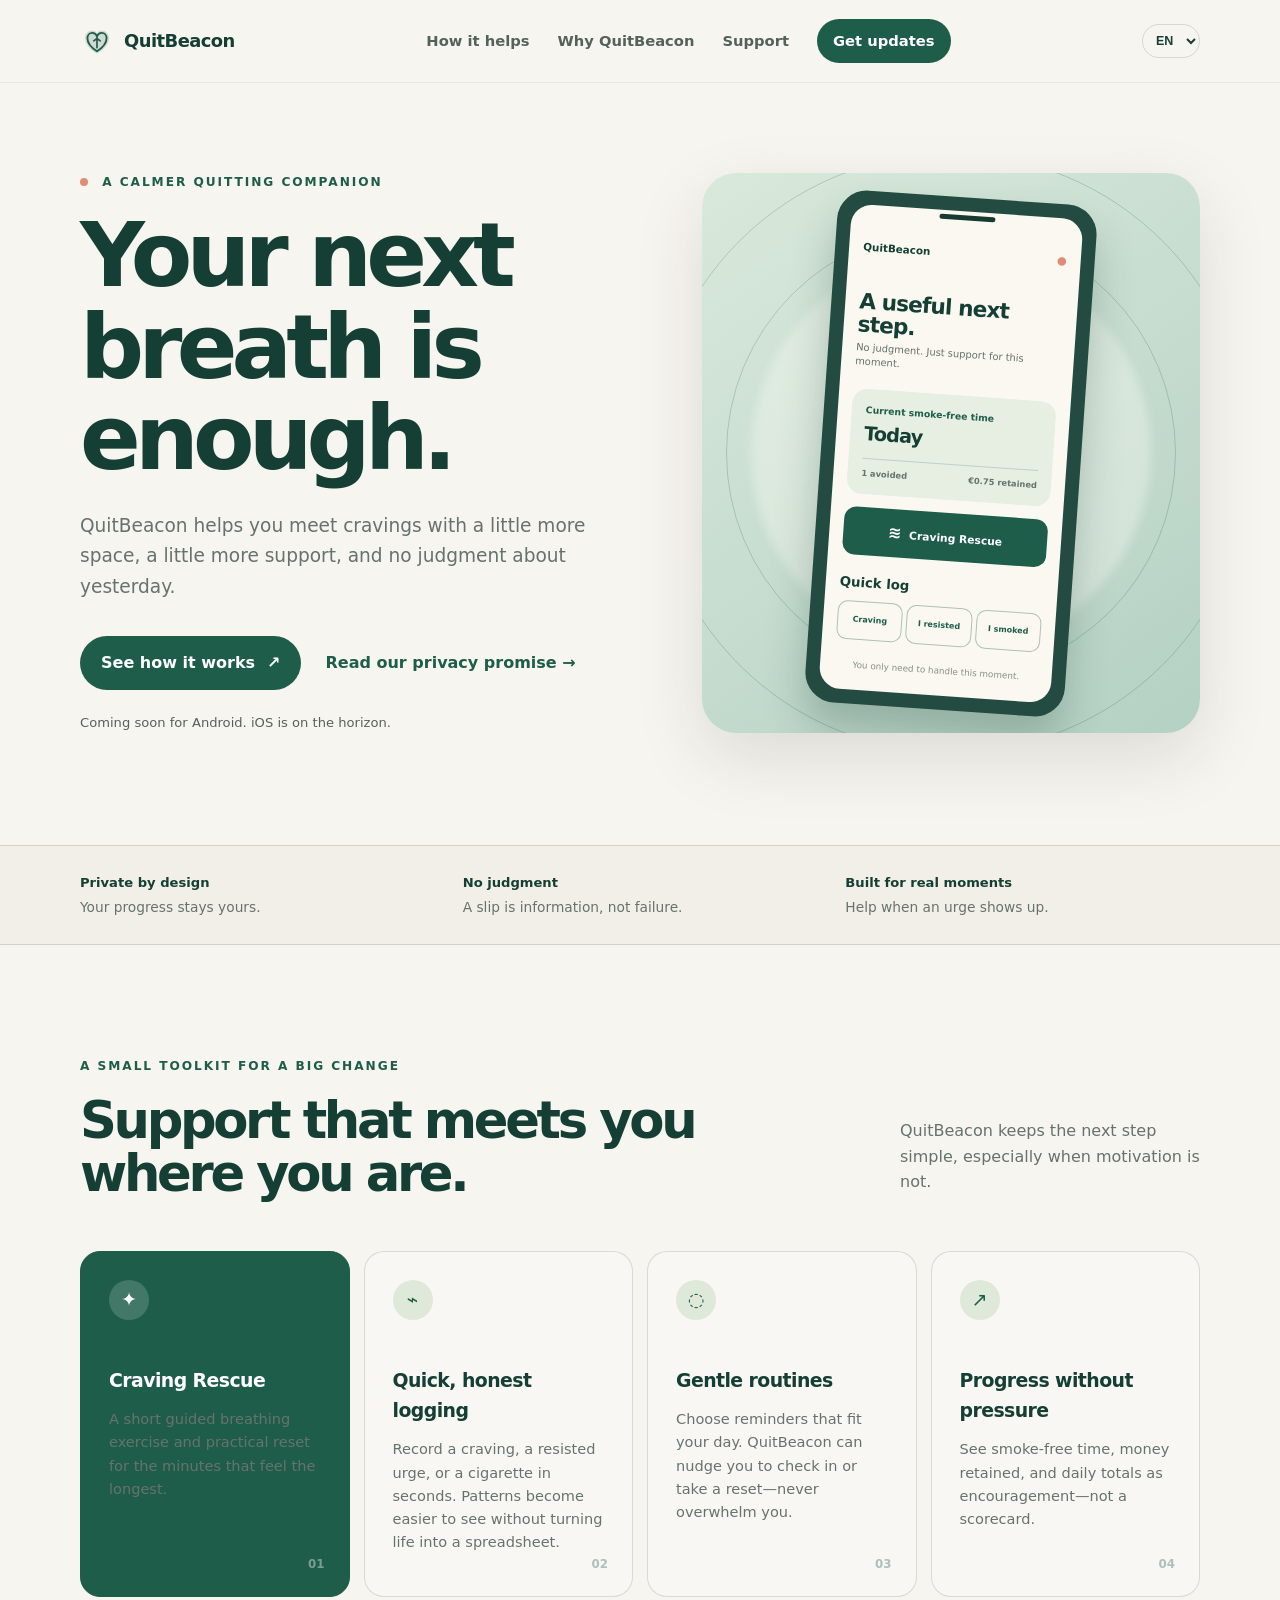
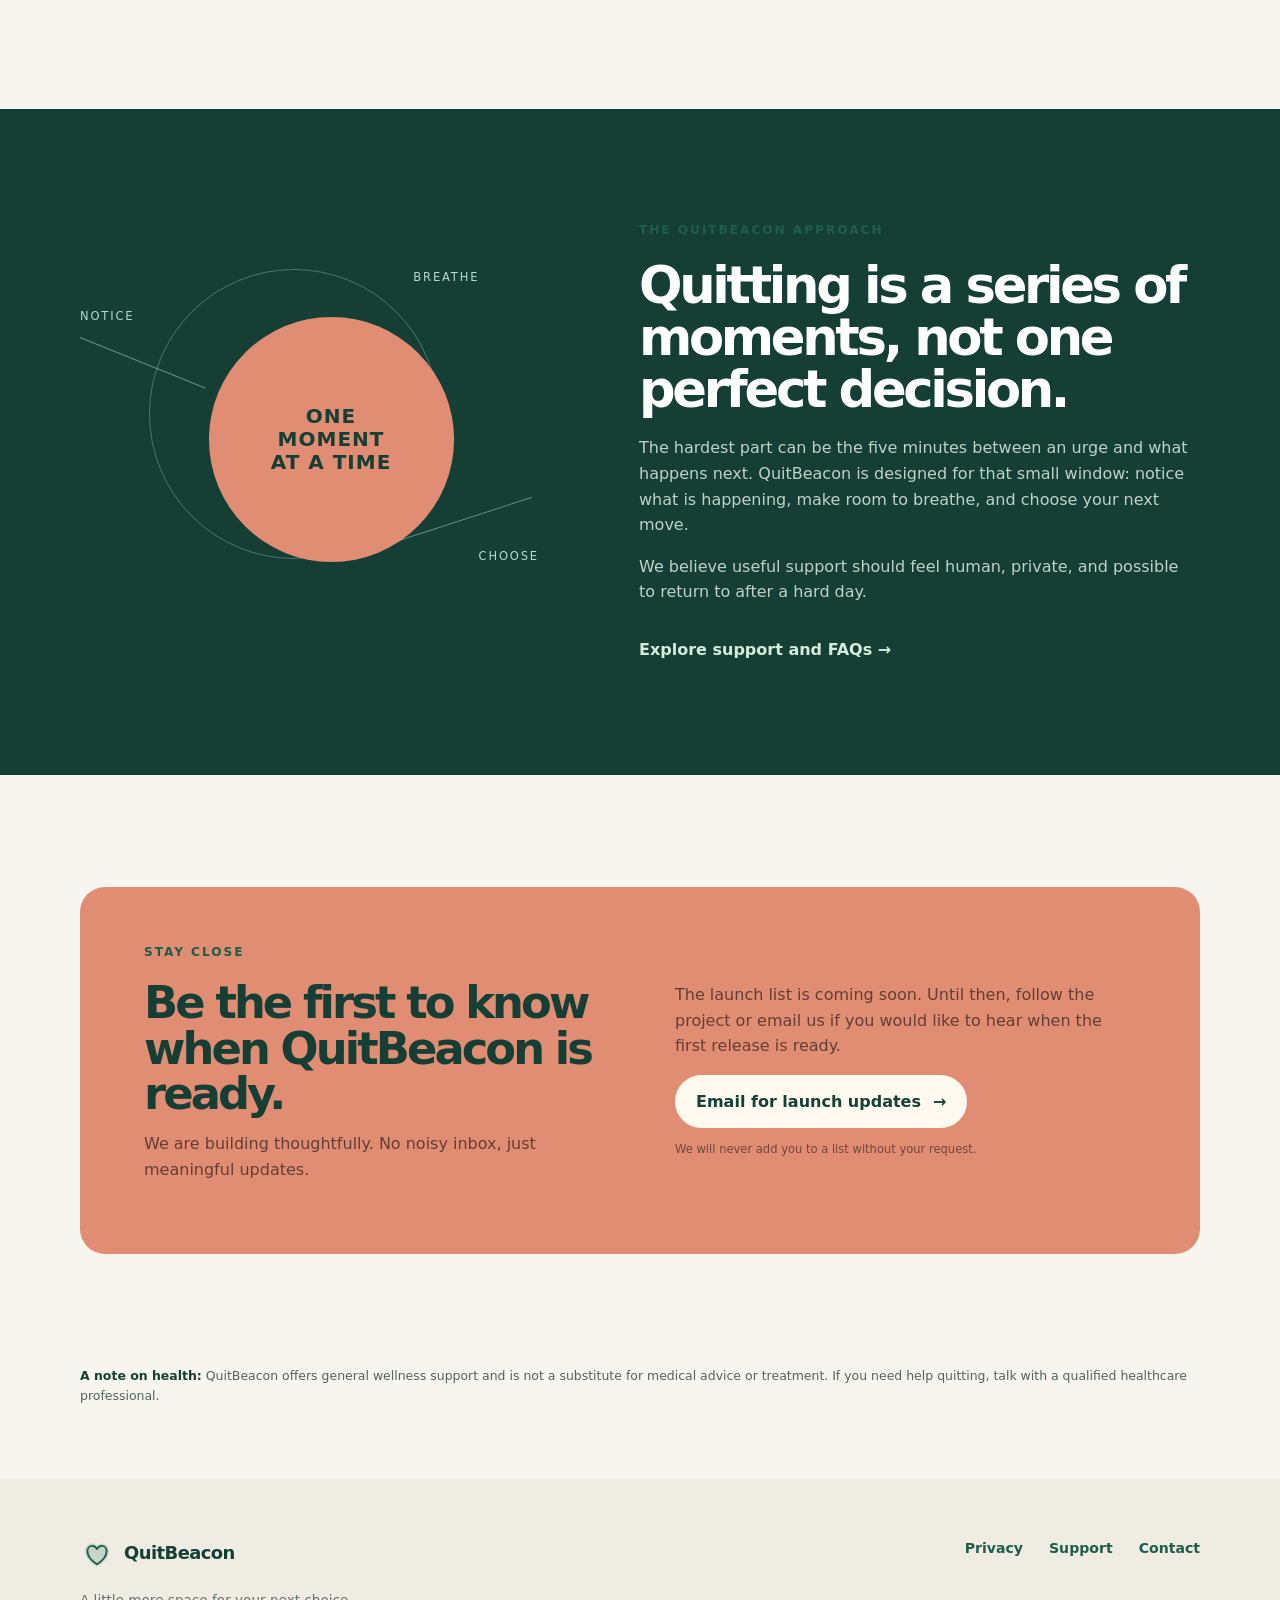
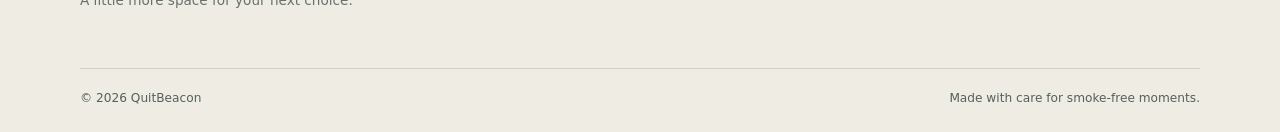
<file: index.html>
<!doctype html>
<html lang="en">
  <head>
    <meta charset="utf-8" />
    <meta name="viewport" content="width=device-width, initial-scale=1" />
    <meta name="theme-color" content="#f7f5ef" />
    <meta
      name="description"
      content="QuitBeacon is a calm, practical companion for quitting smoking one next breath at a time."
    />
    <title>QuitBeacon — Your next breath is enough</title>
    <link rel="icon" href="/favicon.svg" type="image/svg+xml" />
    <link rel="stylesheet" href="/styles.css" />
    <script src="/script.js" defer></script>
  </head>
  <body>
    <a class="skip-link" href="#main-content">Skip to content</a>

    <header class="site-header">
      <div class="container header-inner">
        <a class="brand" href="/" aria-label="QuitBeacon home">
          <span class="brand-mark" aria-hidden="true">
            <svg viewBox="0 0 48 48" role="img">
              <path d="M24 42C13.3 35.3 7 28.1 7 19.7 7 13.6 11.8 9 17.3 9c3.4 0 5.4 1.6 6.7 4.1C25.3 10.6 27.3 9 30.7 9 36.2 9 41 13.6 41 19.7 41 28.1 34.7 35.3 24 42Z" fill="currentColor" opacity=".18" />
              <path d="M24 38.5C15 32.7 10.5 26.9 10.5 20.1c0-4.4 3.1-7.6 6.9-7.6 3 0 5.2 1.6 6.6 4.6 1.4-3 3.6-4.6 6.6-4.6 3.8 0 6.9 3.2 6.9 7.6 0 6.8-4.5 12.6-13.5 18.4Z" fill="none" stroke="currentColor" stroke-width="2.6" stroke-linecap="round" stroke-linejoin="round" />
              <path d="M24 17.2v16.1M19.5 23.8l4.5-3.4 4.5 3.4" fill="none" stroke="currentColor" stroke-width="2.4" stroke-linecap="round" stroke-linejoin="round" />
            </svg>
          </span>
          <span>QuitBeacon</span>
        </a>

        <button class="menu-toggle" type="button" aria-expanded="false" aria-controls="site-nav">
          <span class="sr-only">Open navigation</span>
          <span aria-hidden="true">☰</span>
        </button>

        <nav id="site-nav" class="site-nav" aria-label="Main navigation">
          <a href="#how-it-helps">How it helps</a>
          <a href="#why-quitbeacon">Why QuitBeacon</a>
          <a href="/support.html">Support</a>
          <a class="nav-button" href="#stay-close">Get updates</a>
        </nav>
        <label class="language-picker">
          <span class="sr-only">Language</span>
          <select id="language-select" aria-label="Language">
            <option value="en">EN</option>
            <option value="es">ES</option>
            <option value="de">DE</option>
          </select>
        </label>
      </div>
    </header>

    <main id="main-content">
      <section class="hero section container">
        <div class="hero-copy">
          <p class="eyebrow"><span class="eyebrow-dot"></span> A calmer quitting companion</p>
          <h1>Your next breath is enough.</h1>
          <p class="hero-lede">
            QuitBeacon helps you meet cravings with a little more space, a little more support,
            and no judgment about yesterday.
          </p>
          <div class="hero-actions">
            <a class="button button-primary" href="#how-it-helps">See how it works <span aria-hidden="true">↗</span></a>
            <a class="text-link" href="/privacy.html">Read our privacy promise <span aria-hidden="true">→</span></a>
          </div>
          <p class="quiet-note">Coming soon for Android. iOS is on the horizon.</p>
        </div>

        <div class="hero-card" aria-label="A preview of the QuitBeacon experience">
          <div class="card-glow"></div>
          <div class="phone-shell">
            <div class="phone-speaker"></div>
            <div class="phone-screen">
              <div class="phone-topline"><span>QuitBeacon</span><span class="tiny-status">●</span></div>
              <p class="phone-greeting">A useful next step.</p>
              <p class="phone-subtitle">No judgment. Just support for this moment.</p>
              <div class="phone-stat">
                <span>Current smoke-free time</span>
                <strong>Today</strong>
                <div class="stat-rule"></div>
                <div class="phone-stat-row"><span>1 avoided</span><span>€0.75 retained</span></div>
              </div>
              <div class="phone-rescue"><span aria-hidden="true">≋</span> Craving Rescue</div>
              <p class="phone-section-title">Quick log</p>
              <div class="phone-actions"><span>Craving</span><span>I resisted</span><span>I smoked</span></div>
              <p class="phone-footer-note">You only need to handle this moment.</p>
            </div>
          </div>
          <div class="hero-orbit orbit-one"></div>
          <div class="hero-orbit orbit-two"></div>
        </div>
      </section>

      <section class="trust-bar" aria-label="QuitBeacon principles">
        <div class="container trust-items">
          <span><strong>Private by design</strong> Your progress stays yours.</span>
          <span><strong>No judgment</strong> A slip is information, not failure.</span>
          <span><strong>Built for real moments</strong> Help when an urge shows up.</span>
        </div>
      </section>

      <section id="how-it-helps" class="section container">
        <div class="section-heading split-heading">
          <div>
            <p class="eyebrow">A small toolkit for a big change</p>
            <h2>Support that meets you where you are.</h2>
          </div>
          <p>QuitBeacon keeps the next step simple, especially when motivation is not.</p>
        </div>

        <div class="feature-grid">
          <article class="feature-card feature-card-dark">
            <div class="feature-icon">✦</div>
            <h3>Craving Rescue</h3>
            <p>A short guided breathing exercise and practical reset for the minutes that feel the longest.</p>
            <span class="feature-number">01</span>
          </article>
          <article class="feature-card">
            <div class="feature-icon">⌁</div>
            <h3>Quick, honest logging</h3>
            <p>Record a craving, a resisted urge, or a cigarette in seconds. Patterns become easier to see without turning life into a spreadsheet.</p>
            <span class="feature-number">02</span>
          </article>
          <article class="feature-card">
            <div class="feature-icon">◌</div>
            <h3>Gentle routines</h3>
            <p>Choose reminders that fit your day. QuitBeacon can nudge you to check in or take a reset—never overwhelm you.</p>
            <span class="feature-number">03</span>
          </article>
          <article class="feature-card">
            <div class="feature-icon">↗</div>
            <h3>Progress without pressure</h3>
            <p>See smoke-free time, money retained, and daily totals as encouragement—not a scorecard.</p>
            <span class="feature-number">04</span>
          </article>
        </div>
      </section>

      <section id="why-quitbeacon" class="story-section section">
        <div class="container story-grid">
          <div class="story-visual" aria-hidden="true">
            <div class="story-circle circle-back"></div>
            <div class="story-circle circle-front"><span>one<br />moment<br />at a time</span></div>
            <div class="story-line line-a"></div>
            <div class="story-line line-b"></div>
            <span class="story-label label-a">notice</span>
            <span class="story-label label-b">breathe</span>
            <span class="story-label label-c">choose</span>
          </div>
          <div class="story-copy">
            <p class="eyebrow">The QuitBeacon approach</p>
            <h2>Quitting is a series of moments, not one perfect decision.</h2>
            <p>
              The hardest part can be the five minutes between an urge and what happens next. QuitBeacon
              is designed for that small window: notice what is happening, make room to breathe, and choose
              your next move.
            </p>
            <p>
              We believe useful support should feel human, private, and possible to return to after a hard day.
            </p>
            <a class="text-link" href="/support.html">Explore support and FAQs <span aria-hidden="true">→</span></a>
          </div>
        </div>
      </section>

      <section id="stay-close" class="signup-section section container">
        <div class="signup-card">
          <div>
            <p class="eyebrow">Stay close</p>
            <h2>Be the first to know when QuitBeacon is ready.</h2>
            <p>We are building thoughtfully. No noisy inbox, just meaningful updates.</p>
          </div>
          <div class="signup-form">
            <p class="signup-status">The launch list is coming soon. Until then, follow the project or email us if you would like to hear when the first release is ready.</p>
            <a class="button button-light" href="mailto:support@quitbeacon.app?subject=QuitBeacon%20launch%20updates">Email for launch updates <span aria-hidden="true">→</span></a>
            <small>We will never add you to a list without your request.</small>
          </div>
        </div>
      </section>

      <section class="safety-note container">
        <p><strong>A note on health:</strong> QuitBeacon offers general wellness support and is not a substitute for medical advice or treatment. If you need help quitting, talk with a qualified healthcare professional.</p>
      </section>
    </main>

    <footer class="site-footer">
      <div class="container footer-grid">
        <div>
          <a class="brand brand-footer" href="/">
            <span class="brand-mark" aria-hidden="true"><svg viewBox="0 0 48 48"><path d="M24 42C13.3 35.3 7 28.1 7 19.7 7 13.6 11.8 9 17.3 9c3.4 0 5.4 1.6 6.7 4.1C25.3 10.6 27.3 9 30.7 9 36.2 9 41 13.6 41 19.7 41 28.1 34.7 35.3 24 42Z" fill="currentColor" opacity=".18" /><path d="M24 38.5C15 32.7 10.5 26.9 10.5 20.1c0-4.4 3.1-7.6 6.9-7.6 3 0 5.2 1.6 6.6 4.6 1.4-3 3.6-4.6 6.6-4.6 3.8 0 6.9 3.2 6.9 7.6 0 6.8-4.5 12.6-13.5 18.4Z" fill="none" stroke="currentColor" stroke-width="2.6" stroke-linecap="round" stroke-linejoin="round" /></svg></span>
            <span>QuitBeacon</span>
          </a>
          <p class="footer-tagline">A little more space for your next choice.</p>
        </div>
        <div class="footer-links">
          <a href="/privacy.html">Privacy</a>
          <a href="/support.html">Support</a>
          <a href="mailto:support@quitbeacon.app">Contact</a>
        </div>
      </div>
      <div class="container footer-bottom"><span>© <span id="current-year">2026</span> QuitBeacon</span><span>Made with care for smoke-free moments.</span></div>
    </footer>
  </body>
</html>
</file>
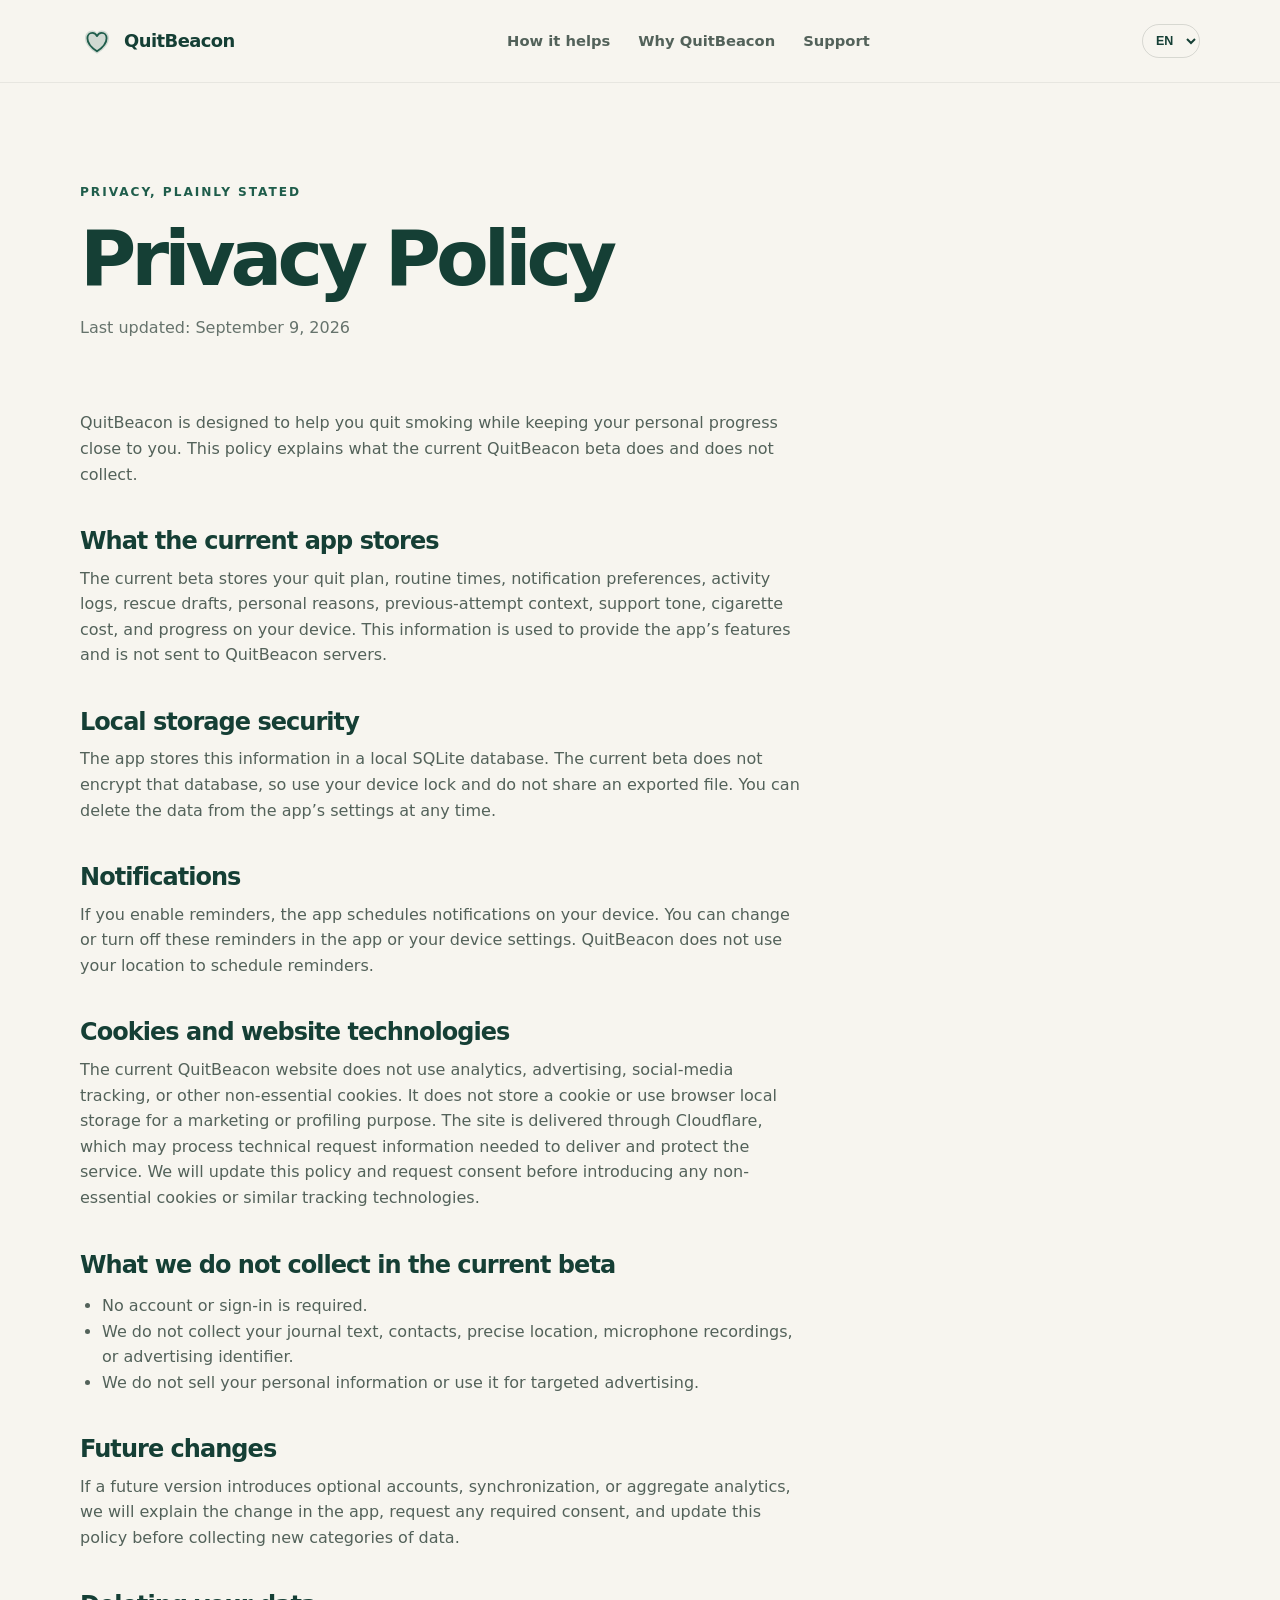
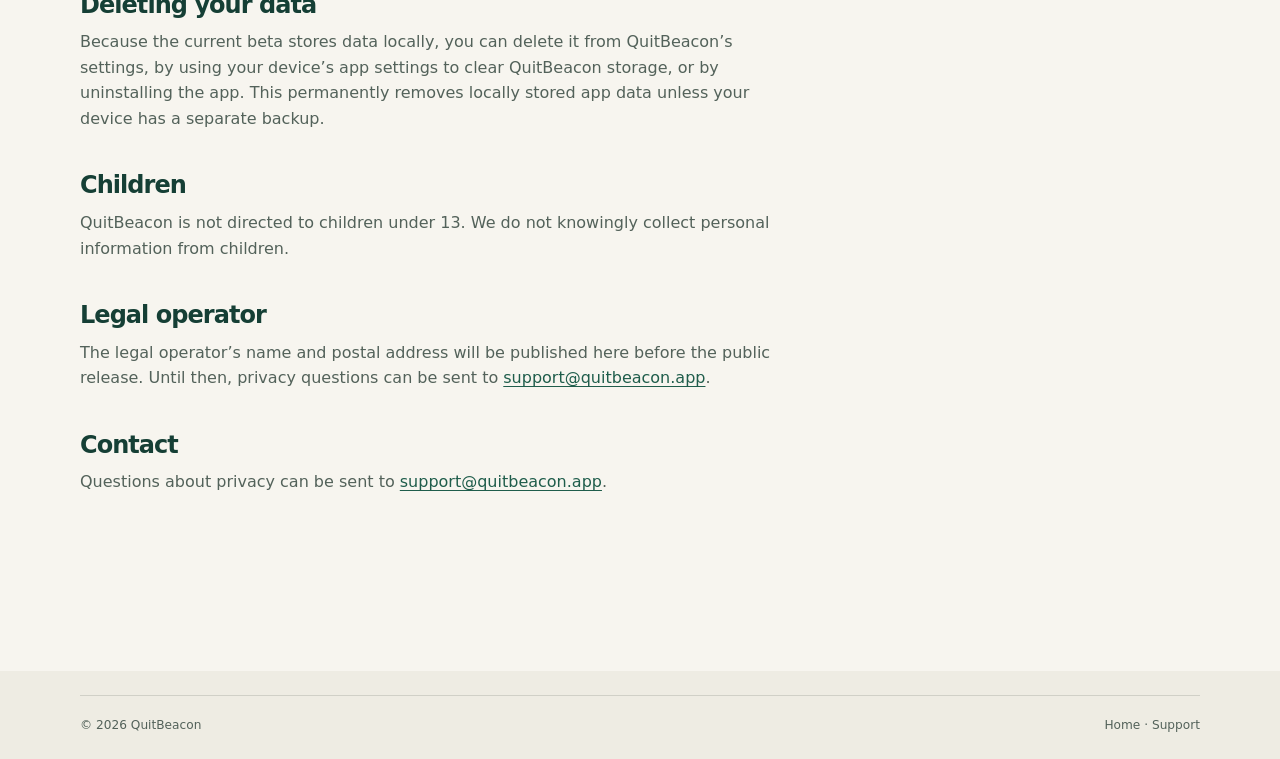
<file: privacy.html>
<!doctype html>
<html lang="en">
  <head>
    <meta charset="utf-8" />
    <meta name="viewport" content="width=device-width, initial-scale=1" />
    <meta name="theme-color" content="#f7f5ef" />
    <meta name="description" content="QuitBeacon privacy policy." />
    <title>Privacy Policy — QuitBeacon</title>
    <link rel="icon" href="/favicon.svg" type="image/svg+xml" />
    <link rel="stylesheet" href="/styles.css" />
    <script src="/script.js" defer></script>
  </head>
  <body>
    <a class="skip-link" href="#main-content">Skip to content</a>
    <header class="site-header"><div class="container header-inner"><a class="brand" href="/"><span class="brand-mark" aria-hidden="true"><svg viewBox="0 0 48 48"><path d="M24 42C13.3 35.3 7 28.1 7 19.7 7 13.6 11.8 9 17.3 9c3.4 0 5.4 1.6 6.7 4.1C25.3 10.6 27.3 9 30.7 9 36.2 9 41 13.6 41 19.7 41 28.1 34.7 35.3 24 42Z" fill="currentColor" opacity=".18" /><path d="M24 38.5C15 32.7 10.5 26.9 10.5 20.1c0-4.4 3.1-7.6 6.9-7.6 3 0 5.2 1.6 6.6 4.6 1.4-3 3.6-4.6 6.6-4.6 3.8 0 6.9 3.2 6.9 7.6 0 6.8-4.5 12.6-13.5 18.4Z" fill="none" stroke="currentColor" stroke-width="2.6" stroke-linecap="round" stroke-linejoin="round" /></svg></span><span>QuitBeacon</span></a><button class="menu-toggle" type="button" aria-expanded="false" aria-controls="site-nav"><span class="sr-only">Open navigation</span><span aria-hidden="true">☰</span></button><nav id="site-nav" class="site-nav" aria-label="Main navigation"><a href="/#how-it-helps">How it helps</a><a href="/#why-quitbeacon">Why QuitBeacon</a><a href="/support.html">Support</a></nav><label class="language-picker"><span class="sr-only">Language</span><select id="language-select" aria-label="Language"><option value="en">EN</option><option value="es">ES</option><option value="de">DE</option></select></label></div></header>
    <main id="main-content" class="legal-page container">
      <p class="eyebrow">Privacy, plainly stated</p>
      <h1>Privacy Policy</h1>
      <p class="legal-intro">Last updated: September 9, 2026</p>
      <div class="legal-content">
        <p>QuitBeacon is designed to help you quit smoking while keeping your personal progress close to you. This policy explains what the current QuitBeacon beta does and does not collect.</p>
        <h2>What the current app stores</h2>
        <p>The current beta stores your quit plan, routine times, notification preferences, activity logs, rescue drafts, personal reasons, previous-attempt context, support tone, cigarette cost, and progress on your device. This information is used to provide the app’s features and is not sent to QuitBeacon servers.</p>
        <h2>Local storage security</h2>
        <p>The app stores this information in a local SQLite database. The current beta does not encrypt that database, so use your device lock and do not share an exported file. You can delete the data from the app’s settings at any time.</p>
        <h2>Notifications</h2>
        <p>If you enable reminders, the app schedules notifications on your device. You can change or turn off these reminders in the app or your device settings. QuitBeacon does not use your location to schedule reminders.</p>
        <h2>Cookies and website technologies</h2>
        <p>The current QuitBeacon website does not use analytics, advertising, social-media tracking, or other non-essential cookies. It does not store a cookie or use browser local storage for a marketing or profiling purpose. The site is delivered through Cloudflare, which may process technical request information needed to deliver and protect the service. We will update this policy and request consent before introducing any non-essential cookies or similar tracking technologies.</p>
        <h2>What we do not collect in the current beta</h2>
        <ul><li>No account or sign-in is required.</li><li>We do not collect your journal text, contacts, precise location, microphone recordings, or advertising identifier.</li><li>We do not sell your personal information or use it for targeted advertising.</li></ul>
        <h2>Future changes</h2>
        <p>If a future version introduces optional accounts, synchronization, or aggregate analytics, we will explain the change in the app, request any required consent, and update this policy before collecting new categories of data.</p>
        <h2>Deleting your data</h2>
        <p>Because the current beta stores data locally, you can delete it from QuitBeacon’s settings, by using your device’s app settings to clear QuitBeacon storage, or by uninstalling the app. This permanently removes locally stored app data unless your device has a separate backup.</p>
        <h2>Children</h2>
        <p>QuitBeacon is not directed to children under 13. We do not knowingly collect personal information from children.</p>
        <h2>Legal operator</h2>
        <p>The legal operator’s name and postal address will be published here before the public release. Until then, privacy questions can be sent to <a href="mailto:support@quitbeacon.app">support@quitbeacon.app</a>.</p>
        <h2>Contact</h2>
        <p>Questions about privacy can be sent to <a href="mailto:support@quitbeacon.app">support@quitbeacon.app</a>.</p>
      </div>
    </main>
    <footer class="site-footer compact-footer"><div class="container footer-bottom"><span>© <span id="current-year">2026</span> QuitBeacon</span><span><a href="/">Home</a> · <a href="/support.html">Support</a></span></div></footer>
  </body>
</html>
</file>
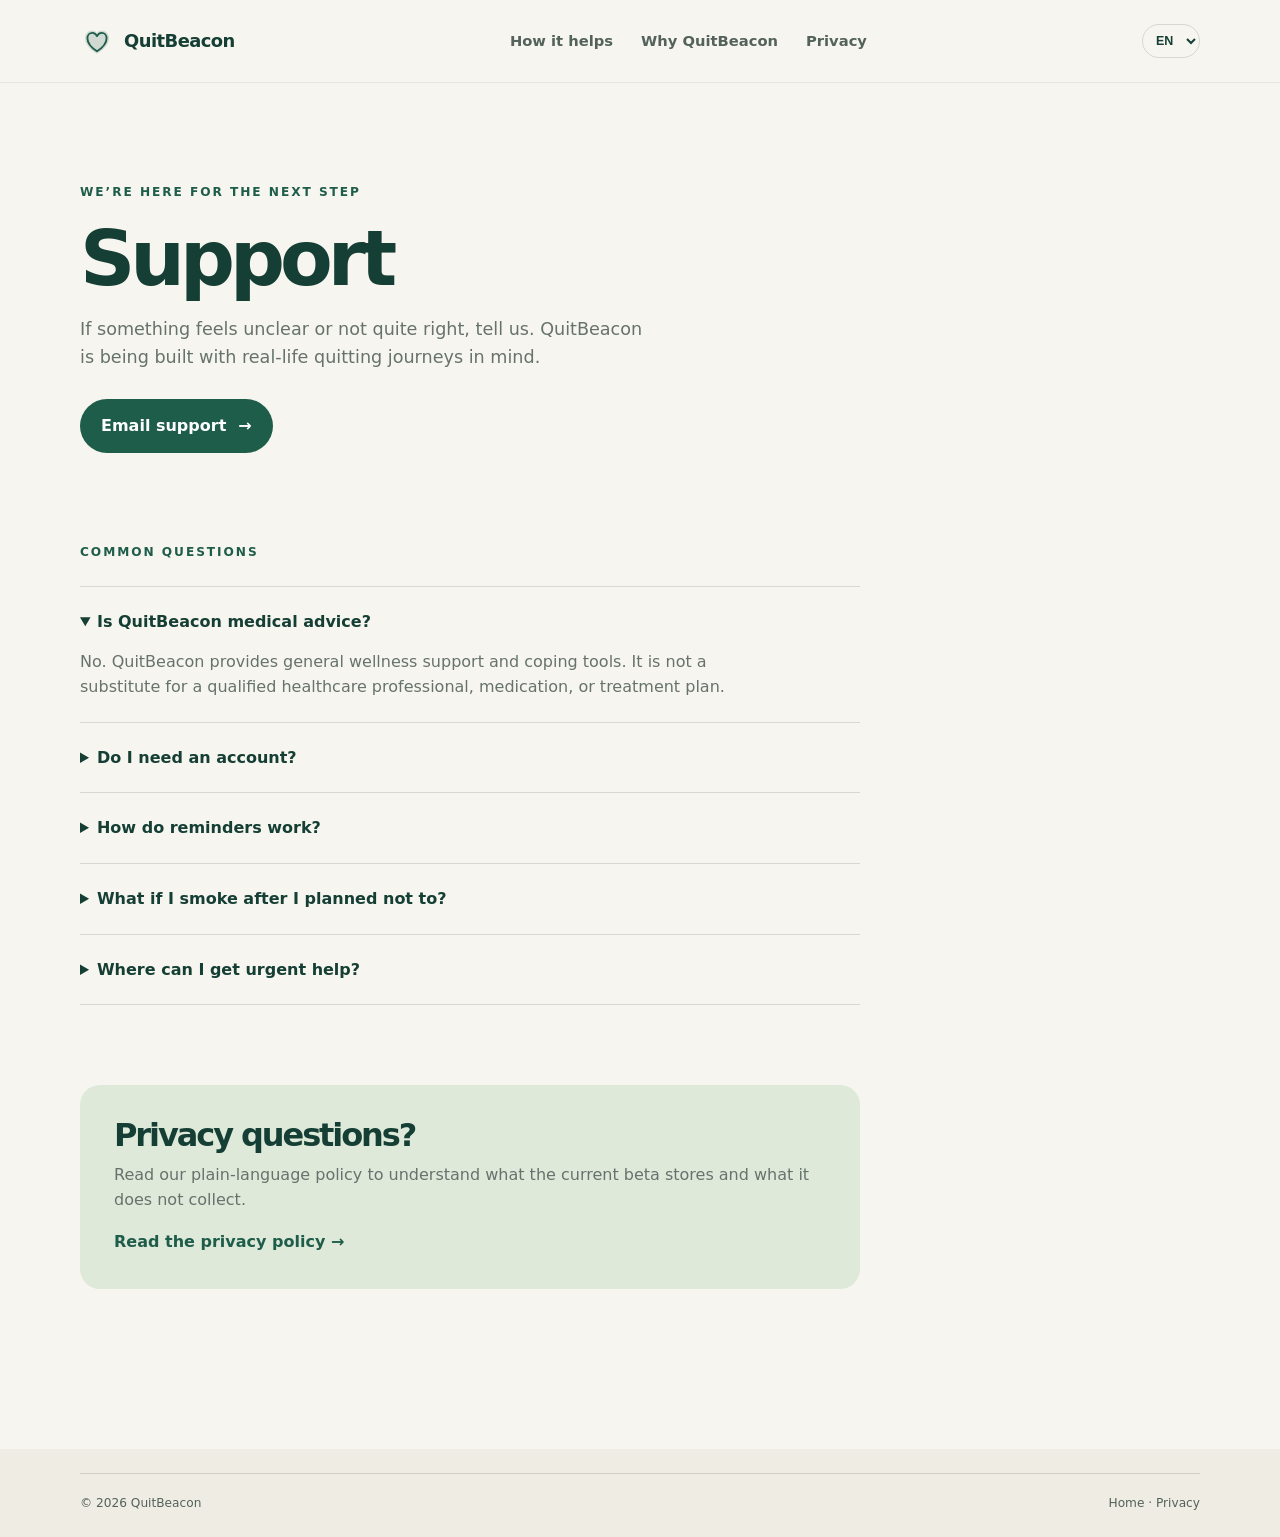
<file: support.html>
<!doctype html>
<html lang="en">
  <head>
    <meta charset="utf-8" />
    <meta name="viewport" content="width=device-width, initial-scale=1" />
    <meta name="theme-color" content="#f7f5ef" />
    <meta name="description" content="QuitBeacon support and frequently asked questions." />
    <title>Support — QuitBeacon</title>
    <link rel="icon" href="/favicon.svg" type="image/svg+xml" />
    <link rel="stylesheet" href="/styles.css" />
    <script src="/script.js" defer></script>
  </head>
  <body>
    <a class="skip-link" href="#main-content">Skip to content</a>
    <header class="site-header"><div class="container header-inner"><a class="brand" href="/"><span class="brand-mark" aria-hidden="true"><svg viewBox="0 0 48 48"><path d="M24 42C13.3 35.3 7 28.1 7 19.7 7 13.6 11.8 9 17.3 9c3.4 0 5.4 1.6 6.7 4.1C25.3 10.6 27.3 9 30.7 9 36.2 9 41 13.6 41 19.7 41 28.1 34.7 35.3 24 42Z" fill="currentColor" opacity=".18" /><path d="M24 38.5C15 32.7 10.5 26.9 10.5 20.1c0-4.4 3.1-7.6 6.9-7.6 3 0 5.2 1.6 6.6 4.6 1.4-3 3.6-4.6 6.6-4.6 3.8 0 6.9 3.2 6.9 7.6 0 6.8-4.5 12.6-13.5 18.4Z" fill="none" stroke="currentColor" stroke-width="2.6" stroke-linecap="round" stroke-linejoin="round" /></svg></span><span>QuitBeacon</span></a><button class="menu-toggle" type="button" aria-expanded="false" aria-controls="site-nav"><span class="sr-only">Open navigation</span><span aria-hidden="true">☰</span></button><nav id="site-nav" class="site-nav" aria-label="Main navigation"><a href="/#how-it-helps">How it helps</a><a href="/#why-quitbeacon">Why QuitBeacon</a><a href="/privacy.html">Privacy</a></nav><label class="language-picker"><span class="sr-only">Language</span><select id="language-select" aria-label="Language"><option value="en">EN</option><option value="es">ES</option><option value="de">DE</option></select></label></div></header>
    <main id="main-content" class="support-page container">
      <div class="support-intro"><p class="eyebrow">We’re here for the next step</p><h1>Support</h1><p>If something feels unclear or not quite right, tell us. QuitBeacon is being built with real-life quitting journeys in mind.</p><a class="button button-primary" href="mailto:support@quitbeacon.app">Email support <span aria-hidden="true">→</span></a></div>
      <section class="faq-section"><p class="eyebrow">Common questions</p><div class="faq-list"><details open><summary>Is QuitBeacon medical advice?</summary><p>No. QuitBeacon provides general wellness support and coping tools. It is not a substitute for a qualified healthcare professional, medication, or treatment plan.</p></details><details><summary>Do I need an account?</summary><p>No account is required for the current beta. Your quit plan, logs, routines, and preferences stay on your device.</p></details><details><summary>How do reminders work?</summary><p>Reminders are scheduled locally on your device. You can configure them inside the app or disable notifications through your device settings.</p></details><details><summary>What if I smoke after I planned not to?</summary><p>Log what happened without judgment, notice the pattern, and start with the next moment. A slip does not erase the progress you made before it.</p></details><details><summary>Where can I get urgent help?</summary><p>QuitBeacon is not an emergency service. If you are in immediate danger, contact your local emergency number. For help quitting, speak with a healthcare professional or a tobacco cessation service in your country.</p></details></div></section>
      <section class="support-callout"><h2>Privacy questions?</h2><p>Read our plain-language policy to understand what the current beta stores and what it does not collect.</p><a class="text-link" href="/privacy.html">Read the privacy policy <span aria-hidden="true">→</span></a></section>
    </main>
    <footer class="site-footer compact-footer"><div class="container footer-bottom"><span>© <span id="current-year">2026</span> QuitBeacon</span><span><a href="/">Home</a> · <a href="/privacy.html">Privacy</a></span></div></footer>
  </body>
</html>
</file>
<file: styles.css>
:root {
  --ink: #182321;
  --muted: #66736c;
  --paper: #f7f5ef;
  --paper-deep: #eeece3;
  --sage: #dfe9da;
  --green: #1f5d4b;
  --green-dark: #153f35;
  --mint: #b8d7c9;
  --coral: #e18d74;
  --line: rgba(24, 35, 33, .14);
  --shadow: 0 24px 70px rgba(24, 35, 33, .12);
  color: var(--ink);
  background: var(--paper);
  font-family: Inter, ui-sans-serif, system-ui, -apple-system, BlinkMacSystemFont, "Segoe UI", sans-serif;
  font-synthesis: none;
}

* { box-sizing: border-box; }
html { scroll-behavior: smooth; }
body { margin: 0; min-width: 320px; background: var(--paper); line-height: 1.6; }
a { color: inherit; text-decoration: none; }
button, input { font: inherit; }
.container { width: min(1120px, calc(100% - 48px)); margin: 0 auto; }
.sr-only { position: absolute; width: 1px; height: 1px; padding: 0; margin: -1px; overflow: hidden; clip: rect(0, 0, 0, 0); white-space: nowrap; border: 0; }
.skip-link { position: fixed; left: 16px; top: -100px; z-index: 20; padding: 10px 14px; border-radius: 8px; background: var(--green-dark); color: white; }
.skip-link:focus { top: 16px; }

.site-header { position: relative; z-index: 10; border-bottom: 1px solid rgba(24, 35, 33, .07); }
.header-inner { min-height: 82px; display: flex; align-items: center; justify-content: space-between; gap: 28px; }
.brand { display: inline-flex; align-items: center; gap: 10px; color: var(--green-dark); font-size: 1.12rem; font-weight: 780; letter-spacing: -.03em; }
.brand-mark { width: 34px; height: 34px; display: inline-flex; color: var(--green); }
.brand-mark svg { width: 100%; height: 100%; }
.site-nav { display: flex; align-items: center; gap: 28px; color: #53625a; font-size: .92rem; font-weight: 620; }
.site-nav a { transition: color .2s ease; }
.site-nav a:hover, .site-nav a:focus-visible { color: var(--green); }
.nav-button { padding: 10px 16px; border-radius: 999px; background: var(--green); color: white !important; }
.language-picker { display: inline-flex; align-items: center; }
.language-picker select { padding: 8px 9px; border: 1px solid var(--line); border-radius: 999px; background: transparent; color: var(--green-dark); font-size: .78rem; font-weight: 800; cursor: pointer; }
.language-picker select:focus-visible { outline: 3px solid rgba(31, 93, 75, .2); outline-offset: 2px; }
.menu-toggle { display: none; border: 0; background: none; color: var(--green-dark); font-size: 1.3rem; cursor: pointer; }

.section { padding: 112px 0; }
.hero { min-height: 700px; display: grid; grid-template-columns: minmax(0, 1.05fr) minmax(380px, .95fr); align-items: center; gap: 72px; padding-top: 90px; }
.eyebrow { margin: 0 0 18px; color: var(--green); font-size: .76rem; font-weight: 800; letter-spacing: .16em; text-transform: uppercase; }
.eyebrow-dot { width: 8px; height: 8px; margin-right: 8px; display: inline-block; border-radius: 50%; background: var(--coral); }
h1, h2, h3, p { margin-top: 0; }
h1, h2 { color: var(--green-dark); letter-spacing: -.065em; line-height: 1.02; }
h1 { max-width: 600px; margin-bottom: 26px; font-size: clamp(3.7rem, 7vw, 6.3rem); }
h2 { margin-bottom: 20px; font-size: clamp(2.4rem, 4vw, 4rem); }
h3 { margin-bottom: 12px; color: var(--green-dark); font-size: 1.18rem; letter-spacing: -.03em; }
.hero-lede { max-width: 520px; margin-bottom: 34px; color: var(--muted); font-size: 1.16rem; line-height: 1.65; }
.hero-actions { display: flex; align-items: center; flex-wrap: wrap; gap: 24px; }
.button { display: inline-flex; align-items: center; justify-content: center; gap: 12px; min-height: 50px; padding: 13px 20px; border: 1px solid transparent; border-radius: 999px; font-weight: 750; transition: transform .2s ease, box-shadow .2s ease, background .2s ease; cursor: pointer; }
.button:hover, .button:focus-visible { transform: translateY(-2px); box-shadow: 0 10px 24px rgba(24, 35, 33, .14); }
.button-primary { background: var(--green); color: white; }
.button-light { background: #fffaf0; color: var(--green-dark); }
.text-link { color: var(--green); font-weight: 760; }
.text-link:hover, .text-link:focus-visible { text-decoration: underline; text-underline-offset: 4px; }
.quiet-note { margin: 22px 0 0; color: #53625a; font-size: .82rem; }

.hero-card { position: relative; min-height: 560px; display: grid; place-items: center; overflow: hidden; border-radius: 34px; background: linear-gradient(145deg, #d9e9dc, #b4d1c3); box-shadow: var(--shadow); }
.card-glow { position: absolute; width: 400px; height: 400px; border-radius: 50%; background: rgba(255, 253, 245, .34); filter: blur(5px); }
.phone-shell { position: relative; z-index: 2; width: min(260px, 66%); padding: 9px; border: 5px solid #234b41; border-radius: 30px; background: #234b41; box-shadow: 0 26px 40px rgba(22, 59, 48, .25); transform: rotate(4deg); }
.phone-speaker { position: absolute; top: 13px; left: 50%; z-index: 2; width: 56px; height: 5px; border-radius: 99px; background: #183a31; transform: translateX(-50%); }
.phone-screen { min-height: 470px; padding: 34px 14px 18px; overflow: hidden; border-radius: 21px; background: #faf8f1; }
.phone-topline { display: flex; justify-content: space-between; color: var(--green-dark); font-size: .65rem; font-weight: 800; }
.tiny-status { color: var(--coral); font-size: .7rem; }
.phone-greeting { margin: 34px 0 5px; color: var(--green-dark); font-size: 1.35rem; font-weight: 800; letter-spacing: -.04em; line-height: 1.05; }
.phone-subtitle { color: var(--muted); font-size: .62rem; line-height: 1.4; }
.phone-stat { margin-top: 20px; padding: 14px; border-radius: 15px; background: #e6efe2; color: var(--green); font-size: .58rem; font-weight: 700; }
.phone-stat strong { display: block; margin: 1px 0 8px; color: var(--green-dark); font-size: 1.2rem; letter-spacing: -.04em; }
.stat-rule { height: 1px; background: rgba(31, 93, 75, .2); }
.phone-stat-row { display: flex; justify-content: space-between; margin-top: 8px; color: var(--muted); font-size: .52rem; }
.phone-rescue { margin-top: 13px; padding: 11px; border-radius: 12px; background: var(--green); color: white; text-align: center; font-size: .67rem; font-weight: 800; }
.phone-rescue span { margin-right: 4px; font-size: 1rem; }
.phone-section-title { margin: 17px 0 8px; color: var(--green-dark); font-size: .83rem; font-weight: 800; }
.phone-actions { display: grid; grid-template-columns: repeat(3, 1fr); gap: 4px; }
.phone-actions span { padding: 12px 2px; border: 1px solid #adc2b3; border-radius: 10px; color: var(--green); text-align: center; font-size: .5rem; font-weight: 700; }
.phone-footer-note { margin: 18px 0 0; color: #86928a; text-align: center; font-size: .55rem; }
.hero-orbit { position: absolute; border: 1px solid rgba(31, 93, 75, .22); border-radius: 50%; }
.orbit-one { width: 450px; height: 450px; }
.orbit-two { width: 600px; height: 600px; }

.trust-bar { border-top: 1px solid var(--line); border-bottom: 1px solid var(--line); background: #f1efe7; }
.trust-items { display: grid; grid-template-columns: repeat(3, 1fr); gap: 28px; padding: 26px 0; color: var(--muted); font-size: .86rem; }
.trust-items span { display: flex; flex-direction: column; gap: 3px; }
.trust-items strong { color: var(--green-dark); font-size: .82rem; }
.split-heading { display: flex; align-items: end; justify-content: space-between; gap: 40px; margin-bottom: 52px; }
.split-heading h2 { max-width: 620px; margin-bottom: 0; }
.split-heading > p { max-width: 300px; margin-bottom: 4px; color: var(--muted); }
.feature-grid { display: grid; grid-template-columns: repeat(4, 1fr); gap: 14px; }
.feature-card { position: relative; min-height: 325px; padding: 28px; overflow: hidden; border: 1px solid var(--line); border-radius: 20px; background: rgba(255,255,255,.25); }
.feature-card-dark { border-color: var(--green); background: var(--green); color: #e4f1e5; }
.feature-card-dark h3 { color: white; }
.feature-card-dark p { color: #c7ddd0; }
.feature-icon { width: 40px; height: 40px; margin-bottom: 45px; display: grid; place-items: center; border-radius: 50%; background: var(--sage); color: var(--green); font-size: 1.2rem; }
.feature-card-dark .feature-icon { background: rgba(255,255,255,.16); color: white; }
.feature-card p { color: var(--muted); font-size: .91rem; }
.feature-number { position: absolute; right: 24px; bottom: 22px; color: rgba(31, 93, 75, .35); font-size: .74rem; font-weight: 800; }
.feature-card-dark .feature-number { color: rgba(255,255,255,.4); }

.story-section { background: var(--green-dark); color: #d5e6da; }
.story-grid { display: grid; grid-template-columns: .9fr 1.1fr; align-items: center; gap: 100px; }
.story-copy h2 { color: white; }
.story-copy p:not(.eyebrow) { max-width: 560px; color: #bfd2c6; }
.story-copy .text-link { display: inline-block; margin-top: 16px; color: #d6ecda; }
.story-visual { position: relative; min-height: 410px; }
.story-circle { position: absolute; display: grid; place-items: center; border-radius: 50%; }
.circle-back { top: 32px; left: 15%; width: 290px; height: 290px; border: 1px solid rgba(184, 215, 201, .35); }
.circle-front { top: 80px; left: 28%; width: 245px; height: 245px; background: var(--coral); color: var(--green-dark); text-align: center; text-transform: uppercase; font-size: 1.25rem; font-weight: 850; letter-spacing: .05em; line-height: 1.15; }
.story-line { position: absolute; border-top: 1px solid rgba(184, 215, 201, .5); transform-origin: left; }
.line-a { top: 100px; left: 0; width: 135px; transform: rotate(22deg); }
.line-b { right: 0; bottom: 106px; width: 140px; transform: rotate(-18deg); }
.story-label { position: absolute; color: #b8d7c9; font-size: .72rem; letter-spacing: .16em; text-transform: uppercase; }
.label-a { top: 70px; left: 0; }.label-b { top: 31px; right: 13%; }.label-c { right: 0; bottom: 82px; }

.signup-card { display: grid; grid-template-columns: 1fr 1fr; gap: 70px; align-items: center; padding: 56px 64px; border-radius: 25px; background: var(--coral); }
.signup-card h2 { margin-bottom: 14px; font-size: clamp(2rem, 3.5vw, 3.25rem); }
.signup-card p:not(.eyebrow) { max-width: 430px; color: #633e36; }
.signup-status { color: #633e36 !important; }
.signup-form label { display: block; margin-bottom: 8px; color: #633e36; font-size: .8rem; font-weight: 800; }
.form-row { display: flex; gap: 8px; }
.form-row input { min-width: 0; flex: 1; padding: 14px 16px; border: 1px solid rgba(99, 62, 54, .28); border-radius: 999px; outline: none; background: rgba(255,255,255,.55); color: var(--ink); }
.form-row input:focus { border-color: var(--green-dark); box-shadow: 0 0 0 3px rgba(31, 93, 75, .2); }
.signup-form small { display: block; margin-top: 12px; color: #70483e; font-size: .72rem; }
.safety-note { padding: 0 0 60px; color: #53625a; font-size: .78rem; }
.safety-note strong { color: var(--green-dark); }

.site-footer { padding: 58px 0 24px; background: var(--paper-deep); }
.footer-grid { display: flex; justify-content: space-between; gap: 40px; padding-bottom: 56px; }
.brand-footer { color: var(--green-dark); }
.footer-tagline { margin: 12px 0 0; color: var(--muted); font-size: .85rem; }
.footer-links { display: flex; align-items: start; gap: 26px; color: var(--green); font-size: .88rem; font-weight: 700; }
.footer-links a:hover, .footer-bottom a:hover { text-decoration: underline; text-underline-offset: 3px; }
.footer-bottom { display: flex; justify-content: space-between; gap: 20px; padding-top: 20px; border-top: 1px solid var(--line); color: #53625a; font-size: .76rem; }
.compact-footer { margin-top: 120px; padding-top: 24px; }

.legal-page, .support-page { padding-top: 100px; padding-bottom: 40px; }
.legal-page > h1, .support-page h1 { max-width: 700px; margin-bottom: 16px; font-size: clamp(3rem, 6vw, 5.2rem); }
.legal-intro { color: var(--muted); }
.legal-content { max-width: 720px; margin-top: 70px; }
.legal-content h2 { margin-top: 42px; margin-bottom: 12px; font-size: 1.5rem; letter-spacing: -.04em; }
.legal-content p, .legal-content li { color: #53625a; }
.legal-content ul { padding-left: 22px; }
.legal-content a { color: var(--green); text-decoration: underline; text-underline-offset: 3px; }
.support-intro { max-width: 700px; padding-bottom: 90px; }.support-intro > p:not(.eyebrow) { max-width: 580px; margin-bottom: 28px; color: var(--muted); font-size: 1.1rem; }
.faq-section { max-width: 780px; }.faq-list { margin-top: 24px; border-top: 1px solid var(--line); }.faq-list details { padding: 22px 0; border-bottom: 1px solid var(--line); }.faq-list summary { color: var(--green-dark); cursor: pointer; font-weight: 800; }.faq-list p { max-width: 650px; margin: 14px 0 0; color: var(--muted); }
.support-callout { max-width: 780px; margin-top: 80px; padding: 34px; border-radius: 20px; background: var(--sage); }.support-callout h2 { margin-bottom: 10px; font-size: 2rem; }.support-callout p { color: var(--muted); }
.not-found { min-height: 70vh; display: grid; place-content: center; align-items: center; }.not-found h1 { font-size: clamp(3rem, 7vw, 6rem); }.not-found p { color: var(--muted); }

@media (max-width: 900px) {
  .hero { grid-template-columns: 1fr; gap: 42px; padding-top: 70px; }.hero-copy { max-width: 680px; }.hero-card { min-height: 520px; }.feature-grid { grid-template-columns: repeat(2, 1fr); }.story-grid { grid-template-columns: 1fr; gap: 40px; }.story-visual { min-height: 350px; max-width: 560px; width: 100%; }.signup-card { gap: 35px; padding: 45px; }
}
@media (max-width: 650px) {
  .container { width: min(100% - 32px, 1120px); }.header-inner { min-height: 70px; }.menu-toggle { display: block; }.language-picker { margin-left: auto; margin-right: 8px; }.site-nav { position: absolute; top: 70px; left: 16px; right: 16px; display: none; flex-direction: column; align-items: stretch; gap: 0; padding: 12px; border: 1px solid var(--line); border-radius: 16px; background: var(--paper); box-shadow: var(--shadow); }.site-nav.is-open { display: flex; }.site-nav a { padding: 12px; }.nav-button { text-align: center; }.section { padding: 78px 0; } h1 { font-size: clamp(3.2rem, 16vw, 5rem); }.hero { min-height: auto; padding-top: 60px; }.hero-card { min-height: 470px; }.phone-shell { width: 220px; }.phone-screen { min-height: 420px; }.trust-items { grid-template-columns: 1fr; gap: 16px; padding: 22px 0; }.split-heading { display: block; margin-bottom: 34px; }.split-heading > p { margin-top: 20px; }.feature-grid { grid-template-columns: 1fr; }.feature-card { min-height: 270px; }.feature-icon { margin-bottom: 30px; }.story-visual { min-height: 300px; transform: scale(.86); transform-origin: left center; }.circle-back { left: 4%; }.circle-front { left: 19%; }.signup-card { grid-template-columns: 1fr; padding: 32px 24px; }.form-row { display: block; }.form-row input { width: 100%; margin-bottom: 9px; }.form-row .button { width: 100%; }.footer-grid, .footer-bottom { display: block; }.footer-links { margin-top: 30px; }.footer-bottom span + span { display: block; margin-top: 8px; }.legal-page, .support-page { padding-top: 70px; }.legal-content { margin-top: 48px; }.compact-footer { margin-top: 70px; }
}
</file>
